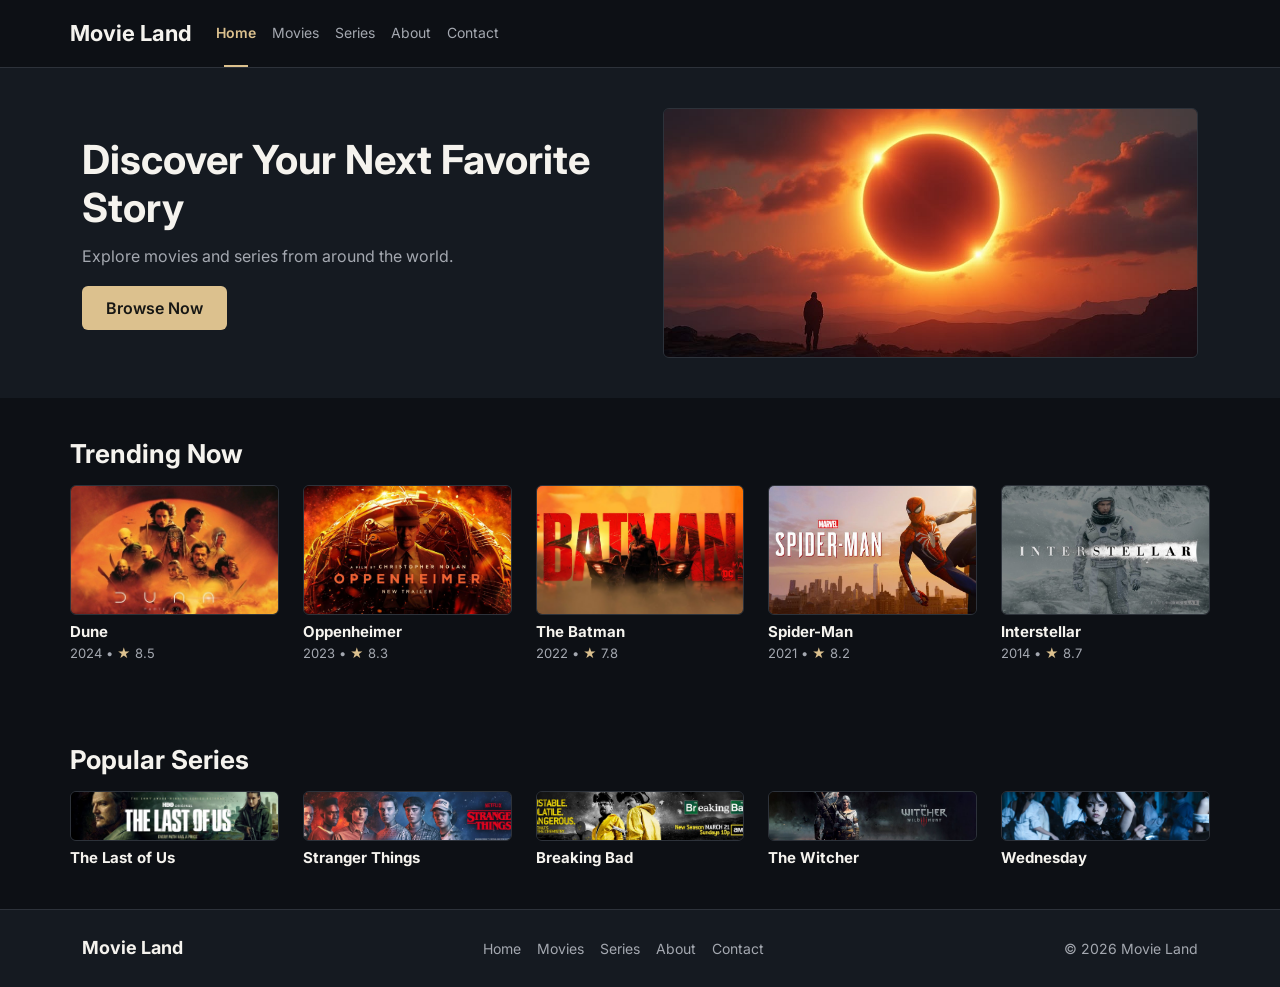
<file: index.html>
<!DOCTYPE html>
<html lang="en" data-bs-theme="dark">
<head>
  <meta charset="UTF-8">
  <meta name="viewport" content="width=device-width, initial-scale=1">
  <meta name="description" content="Movie Land - discover trending movies and popular series.">
  <title>Home | Movie Land</title>
  <link rel="preconnect" href="https://fonts.googleapis.com">
  <link rel="preconnect" href="https://fonts.gstatic.com" crossorigin>
  <link href="https://fonts.googleapis.com/css2?family=Inter:wght@400;600;700&display=swap" rel="stylesheet">
  <link href="https://cdn.jsdelivr.net/npm/bootstrap@5.3.3/dist/css/bootstrap.min.css" rel="stylesheet">
  <link href="css/style.css" rel="stylesheet">
</head>
<body class="d-flex flex-column min-vh-100">

  <header class="site-header">
    <nav class="navbar navbar-expand-lg container" aria-label="Main navigation">
      <a class="navbar-brand brand" href="index.html">Movie Land</a>
      <button class="navbar-toggler" type="button" data-bs-toggle="collapse" data-bs-target="#mainNav" aria-controls="mainNav" aria-expanded="false" aria-label="Toggle navigation">
        <span class="navbar-toggler-icon"></span>
      </button>
      <div class="collapse navbar-collapse" id="mainNav">
        <ul class="navbar-nav">
          <li class="nav-item"><a class="nav-link active" href="index.html" aria-current="page">Home</a></li>
          <li class="nav-item"><a class="nav-link" href="movies.html">Movies</a></li>
          <li class="nav-item"><a class="nav-link" href="series.html">Series</a></li>
          <li class="nav-item"><a class="nav-link" href="about.html">About</a></li>
          <li class="nav-item"><a class="nav-link" href="contact.html">Contact</a></li>
        </ul>
      </div>
    </nav>
  </header>

  <main class="flex-grow-1">
    <section class="hero">
      <div class="container hero-inner">
        <div class="hero-text">
          <h1>Discover Your Next Favorite Story</h1>
          <p class="lead-text">Explore movies and series from around the world.</p>
          <a class="btn btn-accent" href="movies.html">Browse Now</a>
        </div>
        <img class="artwork hero-img" src="images/front.jpg" alt="A lone traveler on a dark mountain ridge under an eclipse">
      </div>
    </section>

    <section class="container section" id="trending">
      <h2 class="section-title">Trending Now</h2>
      <div class="card-grid">
        <article class="movie-card">
          <img class="artwork" src="images/Dune2.jpg" alt="Poster of Dune: Part Two">
          <h3>Dune</h3>
          <p class="card-meta">2024 &bull; <span class="star">&#9733;</span> 8.5</p>
        </article>
        <article class="movie-card">
          <img class="artwork" src="images/oppenheimer.jpg" alt="Poster of Oppenheimer">
          <h3>Oppenheimer</h3>
          <p class="card-meta">2023 &bull; <span class="star">&#9733;</span> 8.3</p>
        </article>
        <article class="movie-card">
          <img class="artwork" src="images/The_Batman.jpg" alt="Poster of The Batman">
          <h3>The Batman</h3>
          <p class="card-meta">2022 &bull; <span class="star">&#9733;</span> 7.8</p>
        </article>
        <article class="movie-card">
          <img class="artwork" src="images/Spider_Man.jpg" alt="Poster of Spider-Man: No Way Home">
          <h3>Spider-Man</h3>
          <p class="card-meta">2021 &bull; <span class="star">&#9733;</span> 8.2</p>
        </article>
        <article class="movie-card">
          <img class="artwork" src="images/Interstellar.jpg" alt="Poster of Interstellar">
          <h3>Interstellar</h3>
          <p class="card-meta">2014 &bull; <span class="star">&#9733;</span> 8.7</p>
        </article>
      </div>
    </section>

    <section class="container section" id="popular-series">
      <h2 class="section-title">Popular Series</h2>
      <div class="card-grid">
        <article class="series-card">
          <img class="artwork artwork-wide" src="images/The Last of Us.jpg" alt="Scene from The Last of Us">
          <h3>The Last of Us</h3>
        </article>
        <article class="series-card">
          <img class="artwork artwork-wide" src="images/Stranger Things.jpg" alt="Scene from Stranger Things">
          <h3>Stranger Things</h3>
        </article>
        <article class="series-card">
          <img class="artwork artwork-wide" src="images/Breaking_Bad.jpg" alt="Scene from Breaking Bad">
          <h3>Breaking Bad</h3>
        </article>
        <article class="series-card">
          <img class="artwork artwork-wide" src="images/The Witcher.jpg" alt="Scene from The Witcher">
          <h3>The Witcher</h3>
        </article>
        <article class="series-card">
          <img class="artwork artwork-wide" src="images/Wednesday.jpg" alt="Scene from Wednesday">
          <h3>Wednesday</h3>
        </article>
      </div>
    </section>
  </main>

  <footer class="site-footer">
    <div class="container footer-inner">
      <p class="footer-brand">Movie Land</p>
      <nav aria-label="Footer navigation">
        <ul class="footer-links">
          <li><a href="index.html">Home</a></li>
          <li><a href="movies.html">Movies</a></li>
          <li><a href="series.html">Series</a></li>
          <li><a href="about.html">About</a></li>
          <li><a href="contact.html">Contact</a></li>
        </ul>
      </nav>
      <p class="copyright">&copy; 2026 Movie Land</p>
    </div>
  </footer>
<script src="https://cdn.jsdelivr.net/npm/bootstrap@5.3.3/dist/js/bootstrap.bundle.min.js"></script>
</body>
</html>
</file>
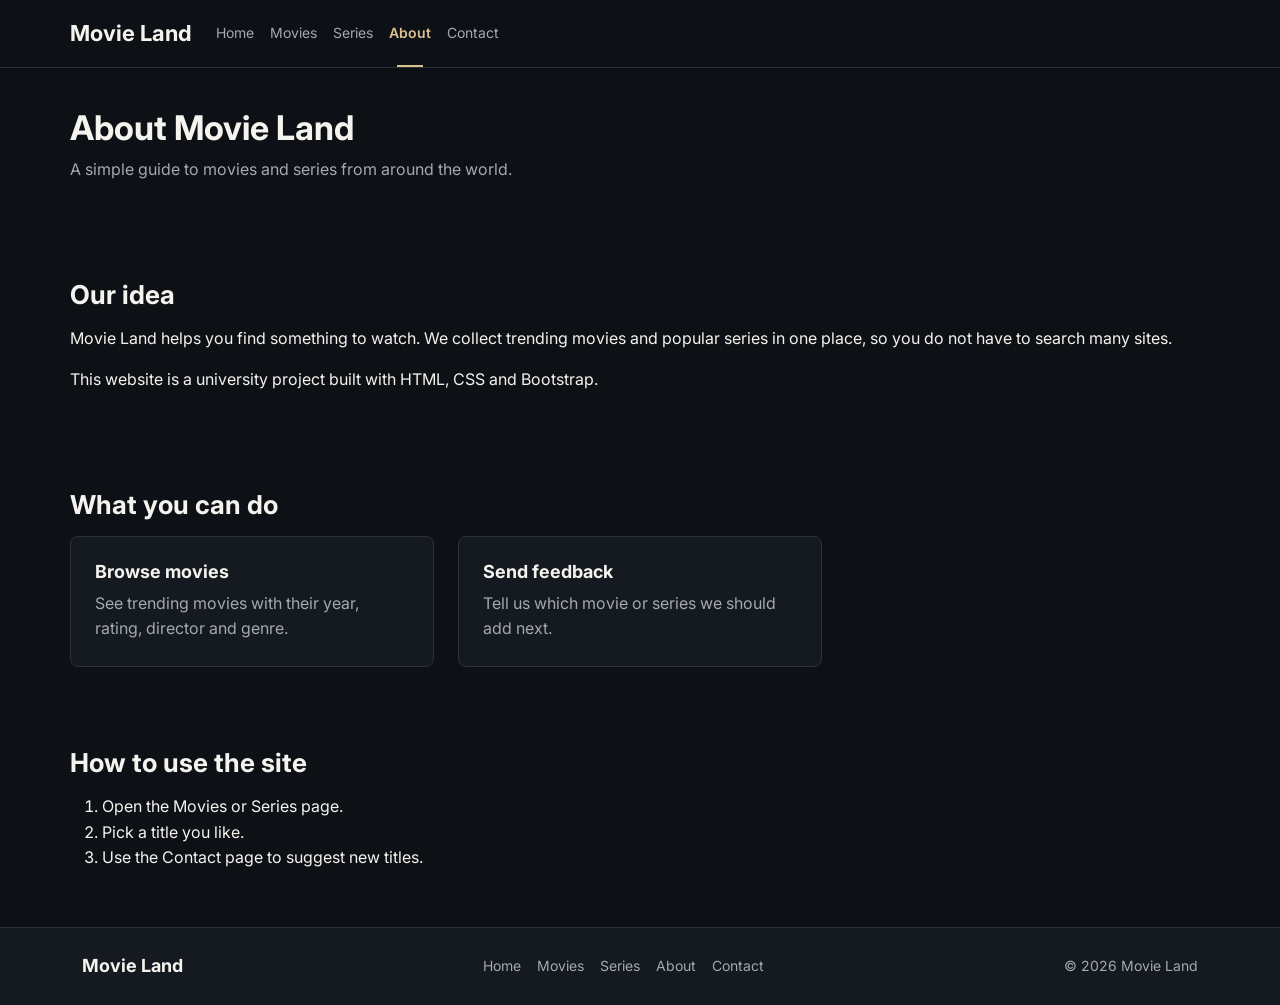
<file: about.html>
<!DOCTYPE html>
<html lang="en" data-bs-theme="dark">
<head>
  <meta charset="UTF-8">
  <meta name="viewport" content="width=device-width, initial-scale=1">
  <meta name="description" content="About the Movie Land project.">
  <title>About | Movie Land</title>
  <link rel="preconnect" href="https://fonts.googleapis.com">
  <link rel="preconnect" href="https://fonts.gstatic.com" crossorigin>
  <link href="https://fonts.googleapis.com/css2?family=Inter:wght@400;600;700&display=swap" rel="stylesheet">
  <link href="https://cdn.jsdelivr.net/npm/bootstrap@5.3.3/dist/css/bootstrap.min.css" rel="stylesheet">
  <link href="css/style.css" rel="stylesheet">
</head>
<body class="d-flex flex-column min-vh-100">

  <header class="site-header">
    <nav class="navbar navbar-expand-lg container" aria-label="Main navigation">
      <a class="navbar-brand brand" href="index.html">Movie Land</a>
        <button class="navbar-toggler" type="button" data-bs-toggle="collapse" data-bs-target="#mainNav" aria-controls="mainNav" aria-expanded="false" aria-label="Toggle navigation">
          <span class="navbar-toggler-icon"></span>
        </button>
      <div class="collapse navbar-collapse" id="mainNav">
        <ul class="navbar-nav">
          <li class="nav-item"><a class="nav-link" href="index.html">Home</a></li>
          <li class="nav-item"><a class="nav-link" href="movies.html">Movies</a></li>
          <li class="nav-item"><a class="nav-link" href="series.html">Series</a></li>
          <li class="nav-item"><a class="nav-link active" href="about.html" aria-current="page">About</a></li>
          <li class="nav-item"><a class="nav-link" href="contact.html">Contact</a></li>
      </ul>
      </div>
      </nav>
  </header>

  <main class="flex-grow-1">
    <section class="container section">
      <h1 class="page-title">About Movie Land</h1>
      <p class="lead-text">A simple guide to movies and series from around the world.</p>
    </section>

    <section class="container section" id="idea">
      <h2 class="section-title">Our idea</h2>
      <p>Movie Land helps you find something to watch. We collect trending movies and popular series in one place, so you do not have to search many sites.</p>
      <p>This website is a university project built with HTML, CSS and Bootstrap.</p>
    </section>

    <section class="container section" id="features">
      <h2 class="section-title">What you can do</h2>
      <div class="row g-4">
        <div class="col-md-4">
          <div class="box h-100">
           <h3>Browse movies</h3>
            <p class="muted">See trending movies with their year, rating, director and genre.</p>
         </div>
        </div>
        <div class="col-md-4">
          <div class="box h-100">
          <h3>Send feedback</h3>
          <p class="muted">Tell us which movie or series we should add next.</p>
          </div>
        </div>
      </div>
    </section>

    <section class="container section" id="how-to-use">
      <h2 class="section-title">How to use the site</h2>
      <ol>
        <li>Open the Movies or Series page.</li>
        <li>Pick a title you like.</li>
        <li>Use the Contact page to suggest new titles.</li>
      </ol>
    </section>
  </main>

  <footer class="site-footer">
    <div class="container footer-inner">
      <p class="footer-brand">Movie Land</p>
      <nav aria-label="Footer navigation">
        <ul class="footer-links">
          <li><a href="index.html">Home</a></li>
          <li><a href="movies.html">Movies</a></li>
          <li><a href="series.html">Series</a></li>
          <li><a href="about.html">About</a></li>
          <li><a href="contact.html">Contact</a></li>
        </ul>
      </nav>
      <p class="copyright">&copy; 2026 Movie Land</p>
    </div>
  </footer>
  <script src="https://cdn.jsdelivr.net/npm/bootstrap@5.3.3/dist/js/bootstrap.bundle.min.js"></script>
</body>
</html>
</file>
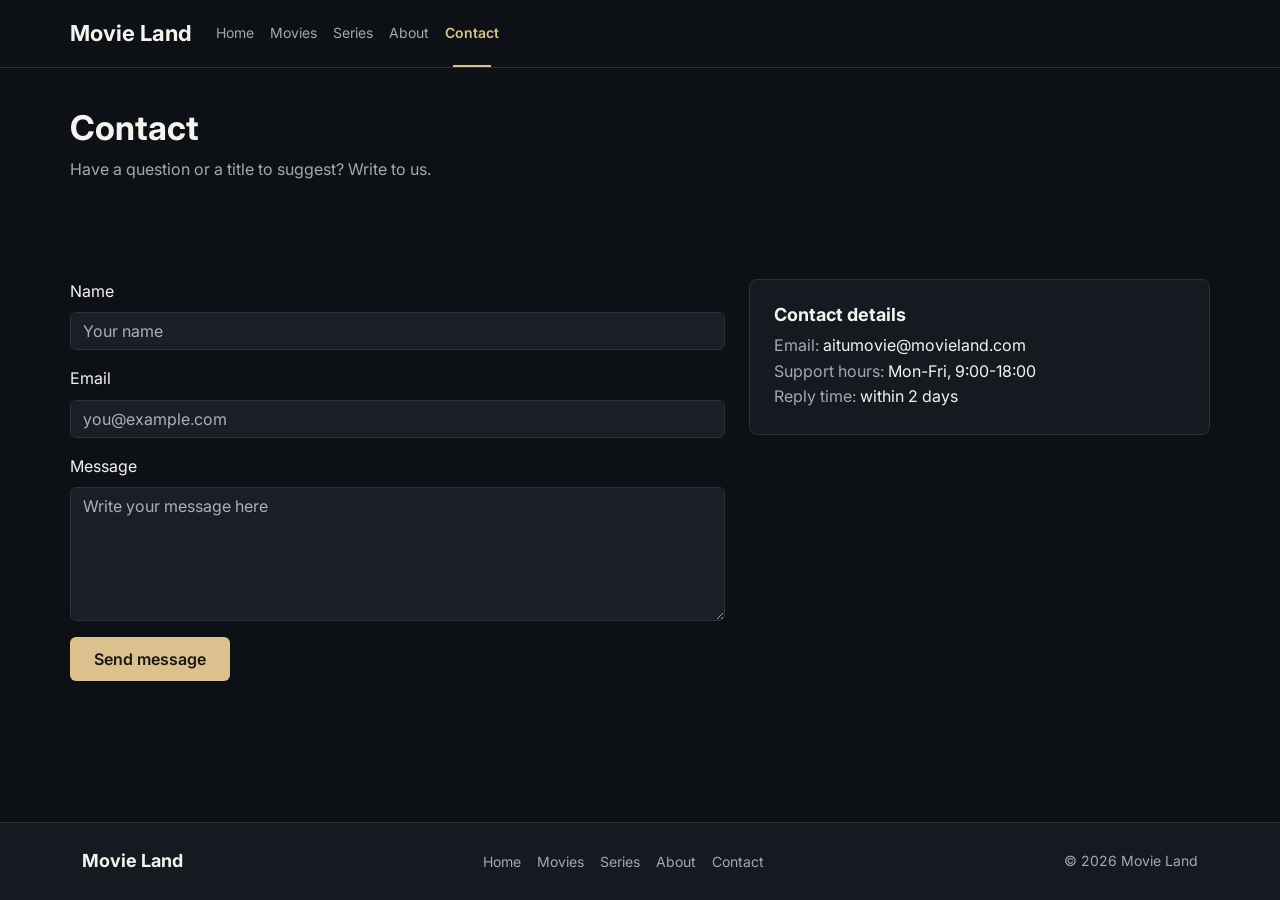
<file: contact.html>
<!DOCTYPE html>
<html lang="en" data-bs-theme="dark">
<head>
  <meta charset="UTF-8">
  <meta name="viewport" content="width=device-width, initial-scale=1">
  <meta name="description" content="Contact Movie Land and suggest a title.">
  <title>Contact | Movie Land</title>
  <link rel="preconnect" href="https://fonts.googleapis.com">
  <link rel="preconnect" href="https://fonts.gstatic.com" crossorigin>
  <link href="https://fonts.googleapis.com/css2?family=Inter:wght@400;600;700&display=swap" rel="stylesheet">
  <link href="https://cdn.jsdelivr.net/npm/bootstrap@5.3.3/dist/css/bootstrap.min.css" rel="stylesheet">
  <link href="css/style.css" rel="stylesheet">
</head>
<body class="d-flex flex-column min-vh-100">

  <header class="site-header">
    <nav class="navbar navbar-expand-lg container" aria-label="Main navigation">
      <a class="navbar-brand brand" href="index.html">Movie Land</a>
      <button class="navbar-toggler" type="button" data-bs-toggle="collapse" data-bs-target="#mainNav" aria-controls="mainNav" aria-expanded="false" aria-label="Toggle navigation">
        <span class="navbar-toggler-icon"></span>
      </button>
      <div class="collapse navbar-collapse" id="mainNav">
        <ul class="navbar-nav">
          <li class="nav-item"><a class="nav-link" href="index.html">Home</a></li>
          <li class="nav-item"><a class="nav-link" href="movies.html">Movies</a></li>
          <li class="nav-item"><a class="nav-link" href="series.html">Series</a></li>
          <li class="nav-item"><a class="nav-link" href="about.html">About</a></li>
          <li class="nav-item"><a class="nav-link active" href="contact.html" aria-current="page">Contact</a></li>
        </ul>
      </div>
      </nav>
  </header>

  <main class="flex-grow-1">
    <section class="container section">
      <h1 class="page-title">Contact</h1>
      <p class="lead-text">Have a question or a title to suggest? Write to us.</p>
    </section>

    <section class="container section" id="contact-form">
      <div class="row g-4">
        <div class="col-lg-7">
         <form action="#" method="post">
          <div class="mb-3">
          <label class="form-label" for="name">Name</label>
            <input class="form-control" type="text" id="name" name="name" placeholder="Your name" required>
            </div>
            <div class="mb-3">
              <label class="form-label" for="email">Email</label>
              <input class="form-control" type="email" id="email" name="email" placeholder="you@example.com" required>
               </div>
           <div class="mb-3">
             <label class="form-label" for="message">Message</label>
             <textarea class="form-control" id="message" name="message" rows="5" placeholder="Write your message here" required></textarea>
           </div>
           <button type="submit" class="btn btn-accent">Send message</button>
         </form>
        </div>

        <div class="col-lg-5">
          <div class="box">
          <h2>Contact details</h2>
          <ul class="contact-list">
          <li><span class="muted">Email:</span> aitumovie@movieland.com</li>
          <li><span class="muted">Support hours:</span> Mon-Fri, 9:00-18:00</li>
          <li><span class="muted">Reply time:</span> within 2 days</li>
          </ul>
          </div>
        </div>
      </div>
    </section>
  </main>

  <footer class="site-footer">
    <div class="container footer-inner">
      <p class="footer-brand">Movie Land</p>
      <nav aria-label="Footer navigation">
        <ul class="footer-links">
          <li><a href="index.html">Home</a></li>
          <li><a href="movies.html">Movies</a></li>
          <li><a href="series.html">Series</a></li>
          <li><a href="about.html">About</a></li>
          <li><a href="contact.html">Contact</a></li>
        </ul>
      </nav>
      <p class="copyright">&copy; 2026 Movie Land</p>
    </div>
  </footer>
  <script src="https://cdn.jsdelivr.net/npm/bootstrap@5.3.3/dist/js/bootstrap.bundle.min.js"></script>

</body>
</html>
</file>
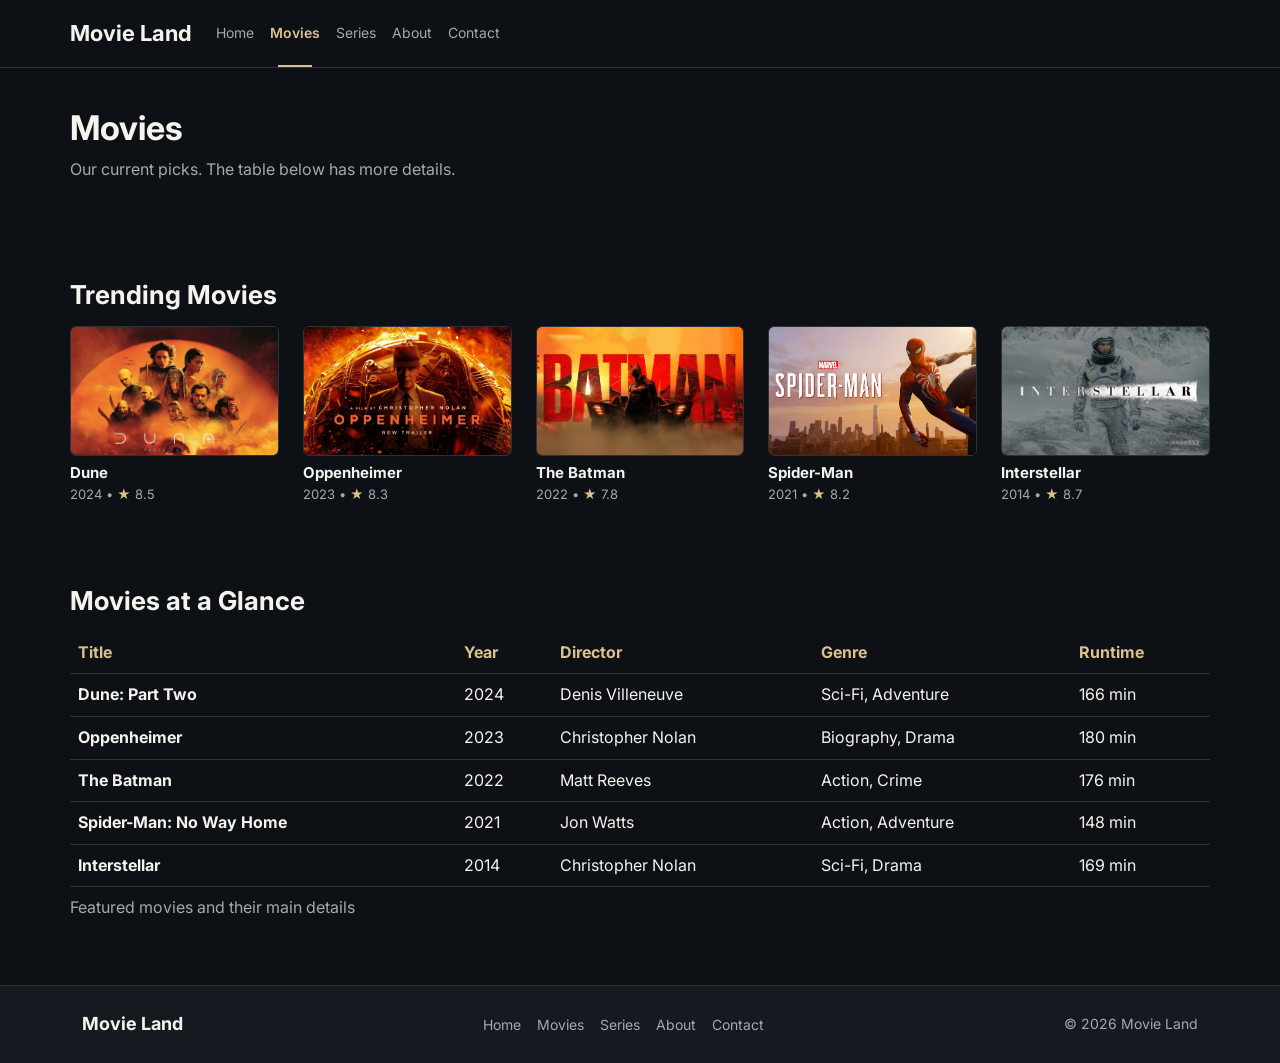
<file: movies.html>
<!DOCTYPE html>
<html lang="en" data-bs-theme="dark">
<head>
  <meta charset="UTF-8">
  <meta name="viewport" content="width=device-width, initial-scale=1">
  <meta name="description" content="Trending movies with year, director, genre and runtime.">
  <title>Movies | Movie Land</title>
  <link rel="preconnect" href="https://fonts.googleapis.com">
  <link rel="preconnect" href="https://fonts.gstatic.com" crossorigin>
  <link href="https://fonts.googleapis.com/css2?family=Inter:wght@400;600;700&display=swap" rel="stylesheet">
  <link href="https://cdn.jsdelivr.net/npm/bootstrap@5.3.3/dist/css/bootstrap.min.css" rel="stylesheet">
  <link href="css/style.css" rel="stylesheet">
</head>
<body class="d-flex flex-column min-vh-100">

  <header class="site-header">
    <nav class="navbar navbar-expand-lg container" aria-label="Main navigation">
      <a class="navbar-brand brand" href="index.html">Movie Land</a>
      <button class="navbar-toggler" type="button" data-bs-toggle="collapse" data-bs-target="#mainNav" aria-controls="mainNav" aria-expanded="false" aria-label="Toggle navigation">
        <span class="navbar-toggler-icon"></span>
      </button>
      <div class="collapse navbar-collapse" id="mainNav">
        <ul class="navbar-nav">
          <li class="nav-item"><a class="nav-link" href="index.html">Home</a></li>
          <li class="nav-item"><a class="nav-link active" href="movies.html" aria-current="page">Movies</a></li>
          <li class="nav-item"><a class="nav-link" href="series.html">Series</a></li>
          <li class="nav-item"><a class="nav-link" href="about.html">About</a></li>
          <li class="nav-item"><a class="nav-link" href="contact.html">Contact</a></li>
        </ul>
      </div>
    </nav>
  </header>

  <main class="flex-grow-1">
    <section class="container section">
      <h1 class="page-title">Movies</h1>
      <p class="lead-text">Our current picks. The table below has more details.</p>
    </section>

    <section class="container section" id="trending-movies">
      <h2 class="section-title">Trending Movies</h2>
      <div class="row g-4">
        <div class="col-6 col-md-4 col-lg">
          <article class="movie-card">
              <img class="artwork" src="images/Dune2.jpg" alt="Poster of Dune: Part Two">
            <h3>Dune</h3>
            <p class="card-meta">2024 &bull; <span class="star">&#9733;</span> 8.5</p>
          </article>
        </div>
        <div class="col-6 col-md-4 col-lg">
          <article class="movie-card">
            <img class="artwork" src="images/oppenheimer.jpg" alt="Poster of Oppenheimer">
            <h3>Oppenheimer</h3>
            <p class="card-meta">2023 &bull; <span class="star">&#9733;</span> 8.3</p>
          </article>
        </div>
        <div class="col-6 col-md-4 col-lg">
          <article class="movie-card">
            <img class="artwork" src="images/The_Batman.jpg" alt="Poster of The Batman">
            <h3>The Batman</h3>
            <p class="card-meta">2022 &bull; <span class="star">&#9733;</span> 7.8</p>
          </article>
        </div>
        <div class="col-6 col-md-4 col-lg">
          <article class="movie-card">
            <img class="artwork" src="images/Spider_Man.jpg" alt="Poster of Spider-Man: No Way Home">
            <h3>Spider-Man</h3>
            <p class="card-meta">2021 &bull; <span class="star">&#9733;</span> 8.2</p>
          </article>
        </div>
        <div class="col-6 col-md-4 col-lg">
          <article class="movie-card">
            <img class="artwork" src="images/Interstellar.jpg" altnterstella="Poster of Interstellar">
            <h3>Interstellar</h3>
            <p class="card-meta">2014 &bull; <span class="star">&#9733;</span> 8.7</p>
          </article>
        </div>
      </div>
    </section>


    <section class="container section" id="movie-details">
      <h2 class="section-title">Movies at a Glance</h2>
      <div class="table-responsive">
        <table class="table">
          <caption>Featured movies and their main details</caption>
          <thead>
          <tr>
            <th scope="col">Title</th>
            <th scope="col">Year</th>
            <th scope="col">Director</th>
            <th scope="col">Genre</th>
            <th scope="col">Runtime</th>
          </tr>
          </thead>
          <tbody>
          <tr>
            <th scope="row">Dune: Part Two</th>
            <td>2024</td>
            <td>Denis Villeneuve</td>
            <td>Sci-Fi, Adventure</td>
            <td>166 min</td>
          </tr>
          <tr>
            <th scope="row">Oppenheimer</th>
            <td>2023</td>
            <td>Christopher Nolan</td>
            <td>Biography, Drama</td>
            <td>180 min</td>
          </tr>
          <tr>
            <th scope="row">The Batman</th>
            <td>2022</td>
            <td>Matt Reeves</td>
            <td>Action, Crime</td>
            <td>176 min</td>
          </tr>
          <tr>
            <th scope="row">Spider-Man: No Way Home</th>
            <td>2021</td>
            <td>Jon Watts</td>
            <td>Action, Adventure</td>
            <td>148 min</td>
          </tr>
          <tr>
            <th scope="row">Interstellar</th>
            <td>2014</td>
            <td>Christopher Nolan</td>
            <td>Sci-Fi, Drama</td>
            <td>169 min</td>
          </tr>
          </tbody>
        </table>
      </div>
    </section>
  </main>

  <footer class="site-footer">
    <div class="container footer-inner">
      <p class="footer-brand">Movie Land</p>
      <nav aria-label="Footer navigation">
        <ul class="footer-links">
          <li><a href="index.html">Home</a></li>
          <li><a href="movies.html">Movies</a></li>
          <li><a href="series.html">Series</a></li>
          <li><a href="about.html">About</a></li>
          <li><a href="contact.html">Contact</a></li>
        </ul>
      </nav>
      <p class="copyright">&copy; 2026 Movie Land</p>
    </div>
  </footer>
  <script src="https://cdn.jsdelivr.net/npm/bootstrap@5.3.3/dist/js/bootstrap.bundle.min.js"></script>

</body>
</html>
</file>
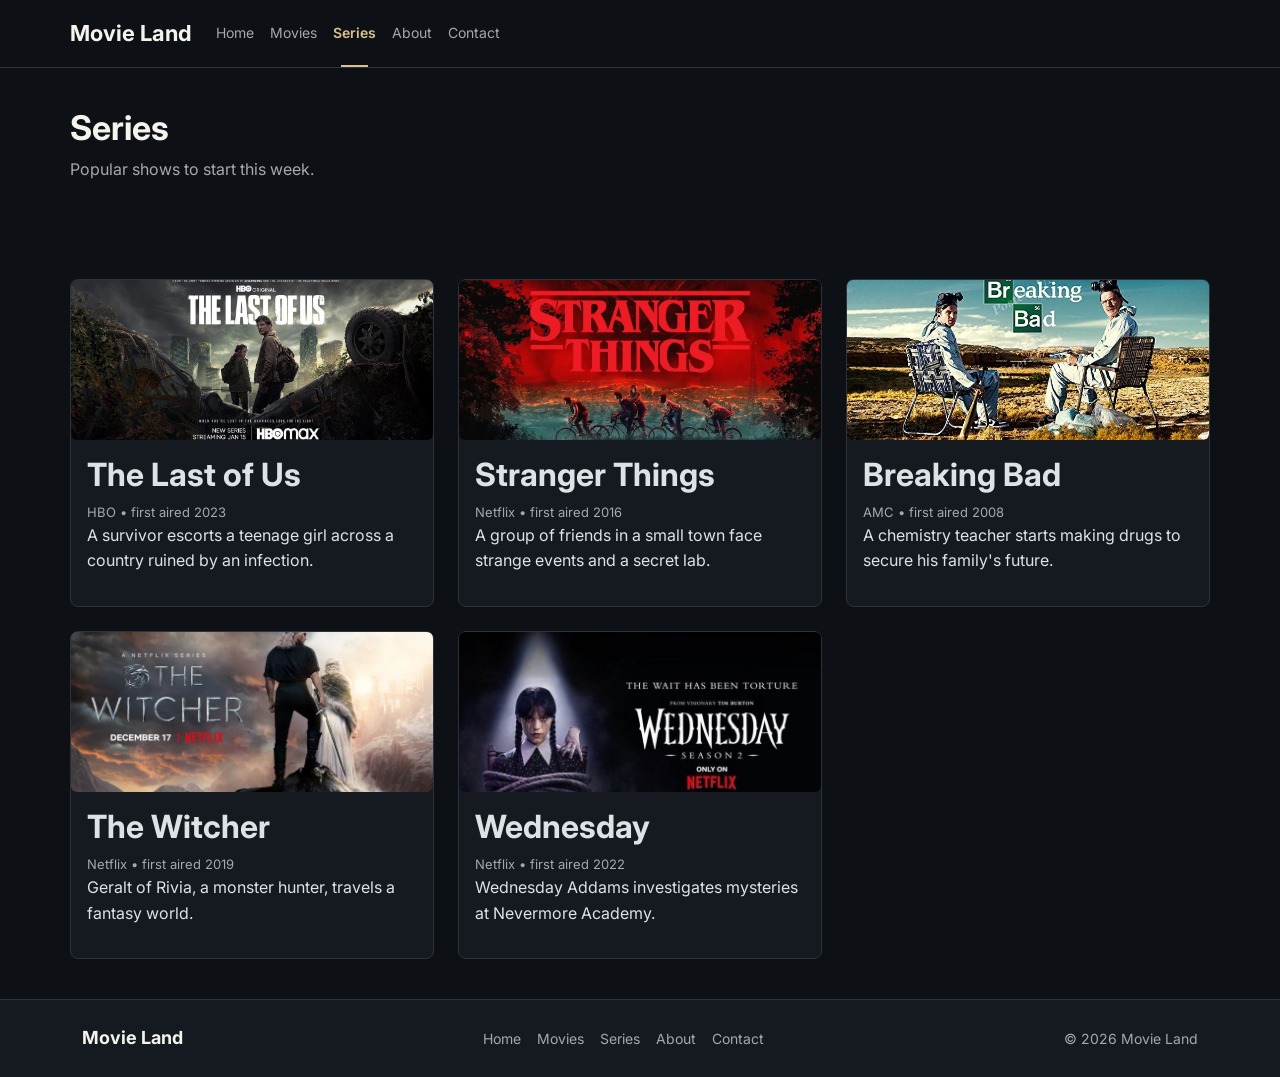
<file: series.html>
<!DOCTYPE html>
<html lang="en" data-bs-theme="dark">
<head>
  <meta charset="UTF-8">
  <meta name="viewport" content="width=device-width, initial-scale=1">
  <meta name="description" content="Popular series and where to watch them.">
  <title>Series | Movie Land</title>
  <link rel="preconnect" href="https://fonts.googleapis.com">
  <link rel="preconnect" href="https://fonts.gstatic.com" crossorigin>
  <link href="https://fonts.googleapis.com/css2?family=Inter:wght@400;600;700&display=swap" rel="stylesheet">
  <link href="https://cdn.jsdelivr.net/npm/bootstrap@5.3.3/dist/css/bootstrap.min.css" rel="stylesheet">
  <link href="css/style.css" rel="stylesheet">
</head>
<body class="d-flex flex-column min-vh-100">

  <header class="site-header">
    <nav class="navbar navbar-expand-lg container" aria-label="Main navigation">
      <a class="navbar-brand brand" href="index.html">Movie Land</a>
      <button class="navbar-toggler" type="button" data-bs-toggle="collapse" data-bs-target="#mainNav" aria-controls="mainNav" aria-expanded="false" aria-label="Toggle navigation">
        <span class="navbar-toggler-icon"></span>
      </button>
      <div class="collapse navbar-collapse" id="mainNav">
        <ul class="navbar-nav">
          <li class="nav-item"><a class="nav-link" href="index.html">Home</a></li>
          <li class="nav-item"><a class="nav-link" href="movies.html">Movies</a></li>
          <li class="nav-item"><a class="nav-link active" href="series.html" aria-current="page">Series</a></li>
          <li class="nav-item"><a class="nav-link" href="about.html">About</a></li>
          <li class="nav-item"><a class="nav-link" href="contact.html">Contact</a></li>
        </ul>
      </div>
    </nav>
  </header>

  <main class="flex-grow-1">
    <section class="container section">
      <h1 class="page-title">Series</h1>
      <p class="lead-text">Popular shows to start this week.</p>
    </section>

    <section class="container section" id="series-list">
      <div class="row row-cols-1 row-cols-md-2 row-cols-lg-3 g-4">
        <div class="col">
          <article class="card show-card h-100">
            <img class="artwork" src="images/the-last-of-us.png" alt="Scene from The Last of Us">
            <div class="card-body">
              <h2>The Last of Us</h2>
              <p class="card-meta">HBO &bull; first aired 2023</p>
              <p>A survivor escorts a teenage girl across a country ruined by an infection.</p>
            </div>
          </article>
        </div>
        <div class="col">
          <article class="card show-card h-100">
            <img class="artwork" src="images/stranger-things.png" alt="Scene from Stranger Things">
            <div class="card-body">
              <h2>Stranger Things</h2>
              <p class="card-meta">Netflix &bull; first aired 2016</p>
              <p>A group of friends in a small town face strange events and a secret lab.</p>
            </div>
          </article>
        </div>
        <div class="col">
          <article class="card show-card h-100">
            <img class="artwork" src="images/breaking-bad.png" alt="Scene from Breaking Bad">
            <div class="card-body">
              <h2>Breaking Bad</h2>
              <p class="card-meta">AMC &bull; first aired 2008</p>
              <p>A chemistry teacher starts making drugs to secure his family's future.</p>
            </div>
          </article>
        </div>
        <div class="col">
          <article class="card show-card h-100">
            <img class="artwork" src="images/the-witcher.png" alt="Scene from The Witcher">
            <div class="card-body">
              <h2>The Witcher</h2>
              <p class="card-meta">Netflix &bull; first aired 2019</p>
              <p>Geralt of Rivia, a monster hunter, travels a fantasy world.</p>
            </div>
          </article>
        </div>
        <div class="col">
          <article class="card show-card h-100">
            <img class="artwork" src="images/wednesday-s.png" alt="Scene from Wednesday">
            <div class="card-body">
              <h2>Wednesday</h2>
              <p class="card-meta">Netflix &bull; first aired 2022</p>
              <p>Wednesday Addams investigates mysteries at Nevermore Academy.</p>
            </div>
          </article>
        </div>
      </div>
    </section>
  </main>

  <footer class="site-footer">
    <div class="container footer-inner">
      <p class="footer-brand">Movie Land</p>
      <nav aria-label="Footer navigation">
        <ul class="footer-links">
          <li><a href="index.html">Home</a></li>
          <li><a href="movies.html">Movies</a></li>
          <li><a href="series.html">Series</a></li>
          <li><a href="about.html">About</a></li>
          <li><a href="contact.html">Contact</a></li>
        </ul>
      </nav>
      <p class="copyright">&copy; 2026 Movie Land</p>
    </div>
  </footer>
  <script src="https://cdn.jsdelivr.net/npm/bootstrap@5.3.3/dist/js/bootstrap.bundle.min.js"></script>

</body>
</html>
</file>
<file: css/style.css>
:root {
    --bg: #0d1015;
    --surface: #151a21;
    --field: #1a1f27;
    --border: #2d323a;
    --text: #f5f3ee;
    --muted: #a4a8b0;
    --accent: #dcc18e;
    --accent-dark: #171714;
}

* {
    box-sizing: border-box;
}

body {
    margin: 0;
    font-family: "Inter", sans-serif;
    background-color: var(--bg);
    color: var(--text);
    line-height: 1.6;
}

h1,
h2,
h3 {
    font-weight: 700;
}

a {
    color: var(--accent);
    text-decoration: none;
}

a:hover {
    color: var(--text);
}

.muted {
    color: var(--muted);
}

.star {
    color: var(--accent);
}

.site-header {
    background-color: var(--bg);
    border-bottom: 1px solid var(--border);
}

.brand {
    padding: 16px 0;
    font-size: 22px;
    font-weight: 700;
    color: var(--text);
}

.navbar {
    --bs-navbar-padding-y: 0;
    --bs-navbar-color: var(--muted);
    --bs-navbar-hover-color: var(--text);
    --bs-navbar-active-color: var(--accent);
    --bs-navbar-toggler-border-color: var(--border);
}

.navbar-nav .nav-link {
    position: relative;
    padding: 22px 16px;
    font-size: 14px;
}

.navbar-nav .nav-link.active {
    font-weight: 600;
}

.navbar-nav .nav-link.active::after {
    content: "";
    position: absolute;
    left: 16px;
    right: 16px;
    bottom: 0;
    height: 2px;
    background-color: var(--accent);
}

.section {
    padding: 40px 0;
}

.section-title {
    margin: 0 0 16px;
    font-size: 26px;
}

.page-title {
    margin: 0 0 8px;
    font-size: 34px;
}

.lead-text {
    margin: 0 0 16px;
    color: var(--muted);
}

.btn-accent {
    display: inline-block;
    padding: 10px 24px;
    font-weight: 600;
    color: var(--accent-dark);
    background-color: var(--accent);
    border: 0;
    border-radius: 6px;
    cursor: pointer;
}

.btn-accent:hover {
    color: var(--accent-dark);
    background-color: #e9d2a3;
}

.artwork {
    display: block;
    width: 100%;
    height: 130px;
    object-fit: cover;
    background-color: var(--field);
    border: 1px solid var(--border);
    border-radius: 6px;
}

.artwork-wide {
    height: 50px;
}

.movie-card h3,
.series-card h3 {
    margin: 8px 0 2px;
    font-size: 15px;
}

.card-meta {
    margin: 0;
    font-size: 13px;
    color: var(--muted);
}

.show-card {
    background-color: var(--surface);
    border: 1px solid var(--border);
    border-radius: 8px;
}

.show-card .artwork {
    height: 160px;
    border: 0;
}

.show-body {
    padding: 16px;
}

.show-body h2 {
    margin: 0 0 4px;
    font-size: 19px;
}

.show-body p {
    margin: 0 0 8px;
}

.card-grid {
    display: grid;
    grid-template-columns: repeat(5, 1fr);
    gap: 24px;
}

.hero {
    padding: 40px 0;
    background-color: var(--surface);
}

.hero-inner {
    display: flex;
    align-items: center;
    justify-content: space-between;
    gap: 48px;
}

.hero-text {
    flex: 1;
}

.hero-text h1 {
    margin: 0 0 12px;
    font-size: 40px;
}

.hero-img {
    flex: 1;
    height: 250px;
}

.box {
    padding: 24px;
    background-color: var(--surface);
    border: 1px solid var(--border);
    border-radius: 8px;
}

.box h2,
.box h3 {
    margin-top: 0;
    font-size: 18px;
}

.box p {
    margin-bottom: 0;
}

.contact-list {
    margin: 0;
    padding: 0;
    list-style: none;
}

.table {
    --bs-table-bg: transparent;
    --bs-table-color: var(--text);
    --bs-table-border-color: var(--border);
}

.table caption {
    color: var(--muted);
}

.table thead th {
    color: var(--accent);
}

.form-control {
    color: var(--text);
    background-color: var(--field);
    border: 1px solid var(--border);
    border-radius: 6px;
}

.form-control:focus {
    color: var(--text);
    background-color: var(--field);
    border-color: var(--accent);
    box-shadow: none;
}

.site-footer {
    padding: 24px 0;
    background-color: var(--surface);
    border-top: 1px solid var(--border);
}

.footer-inner {
    display: flex;
    align-items: center;
    justify-content: space-between;
    gap: 16px;
}

.footer-brand {
    margin: 0;
    font-size: 18px;
    font-weight: 700;
}

.footer-links {
    display: flex;
    gap: 16px;
    margin: 0;
    padding: 0;
    list-style: none;
}

.footer-links a,
.copyright {
    font-size: 14px;
    color: var(--muted);
}

.copyright {
    margin: 0;
}

@media (max-width: 991.98px) {
    .navbar-nav .nav-link {
        padding: 10px 0;
    }

    .navbar-nav .nav-link.active::after {
        display: none;
    }

    .hero-inner {
        flex-direction: column;
        align-items: flex-start;
        gap: 24px;
    }

    .hero-img {
        width: 100%;
        height: 220px;
    }

    .card-grid {
        grid-template-columns: repeat(3, 1fr);
    }
}

@media (max-width: 575.98px) {
    .hero-text h1 {
        font-size: 30px;
    }

    .hero-img {
        height: 170px;
    }

    .page-title {
        font-size: 28px;
    }

    .card-grid {
        grid-template-columns: repeat(2, 1fr);
        gap: 16px;
    }

    .footer-inner {
        flex-direction: column;
        text-align: center;
        gap: 8px;
    }

    .footer-links {
        flex-wrap: wrap;
        justify-content: center;
    }

}
</file>
